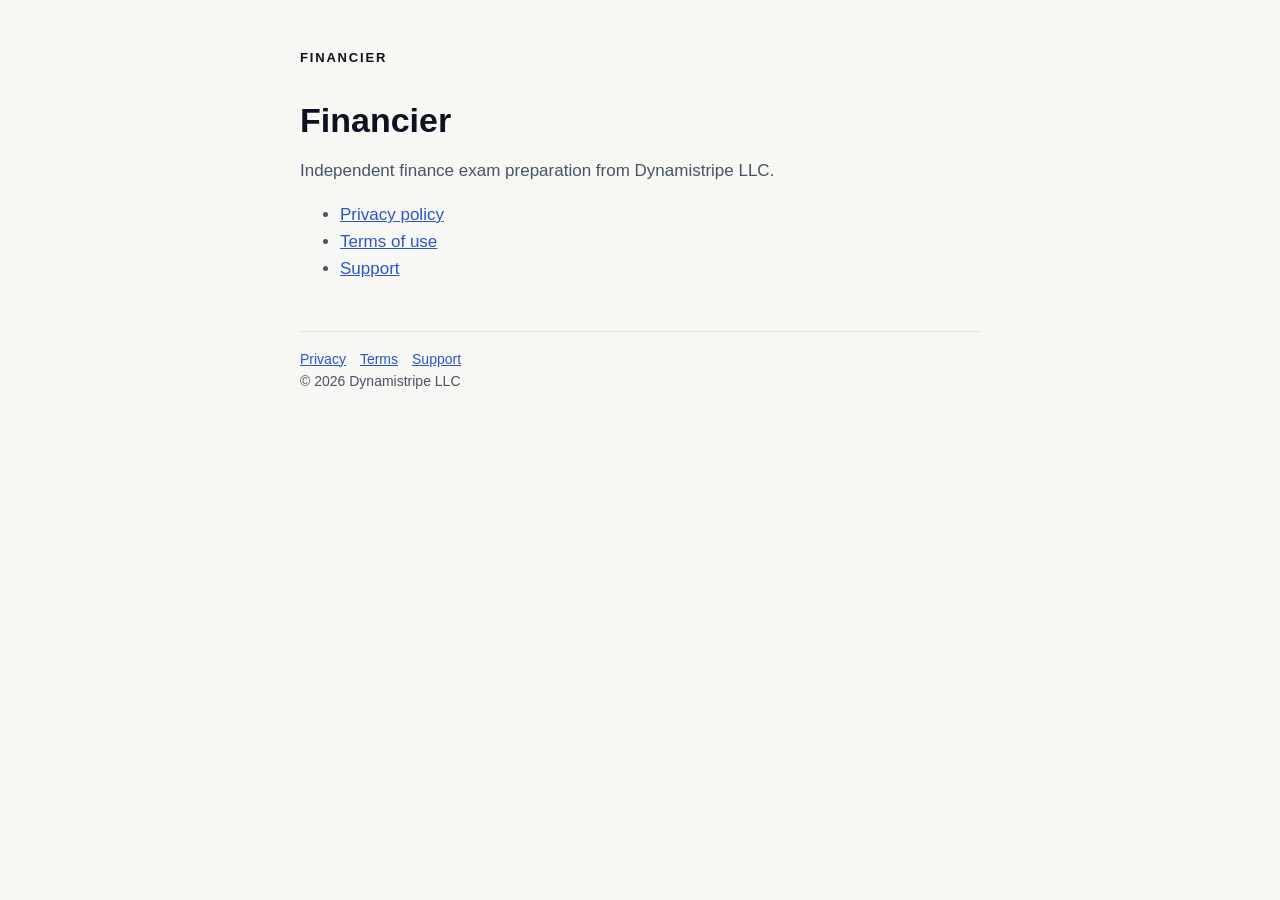
<file: index.html>
<!doctype html>
<html lang="en"><head><meta charset="utf-8"><meta name="viewport" content="width=device-width,initial-scale=1">
<title>Financier · Financier</title><link rel="stylesheet" href="style.css"></head>
<body><main><header><a href="./">FINANCIER</a></header>
<h1>Financier</h1>
<p>Independent finance exam preparation from Dynamistripe LLC.</p>
<ul>
<li><a href="privacy/">Privacy policy</a></li>
<li><a href="terms/">Terms of use</a></li>
<li><a href="support/">Support</a></li>
</ul>
<footer><a href="privacy/">Privacy</a><a href="terms/">Terms</a><a href="support/">Support</a><br>© 2026 Dynamistripe LLC</footer>
</main></body></html>
</file>
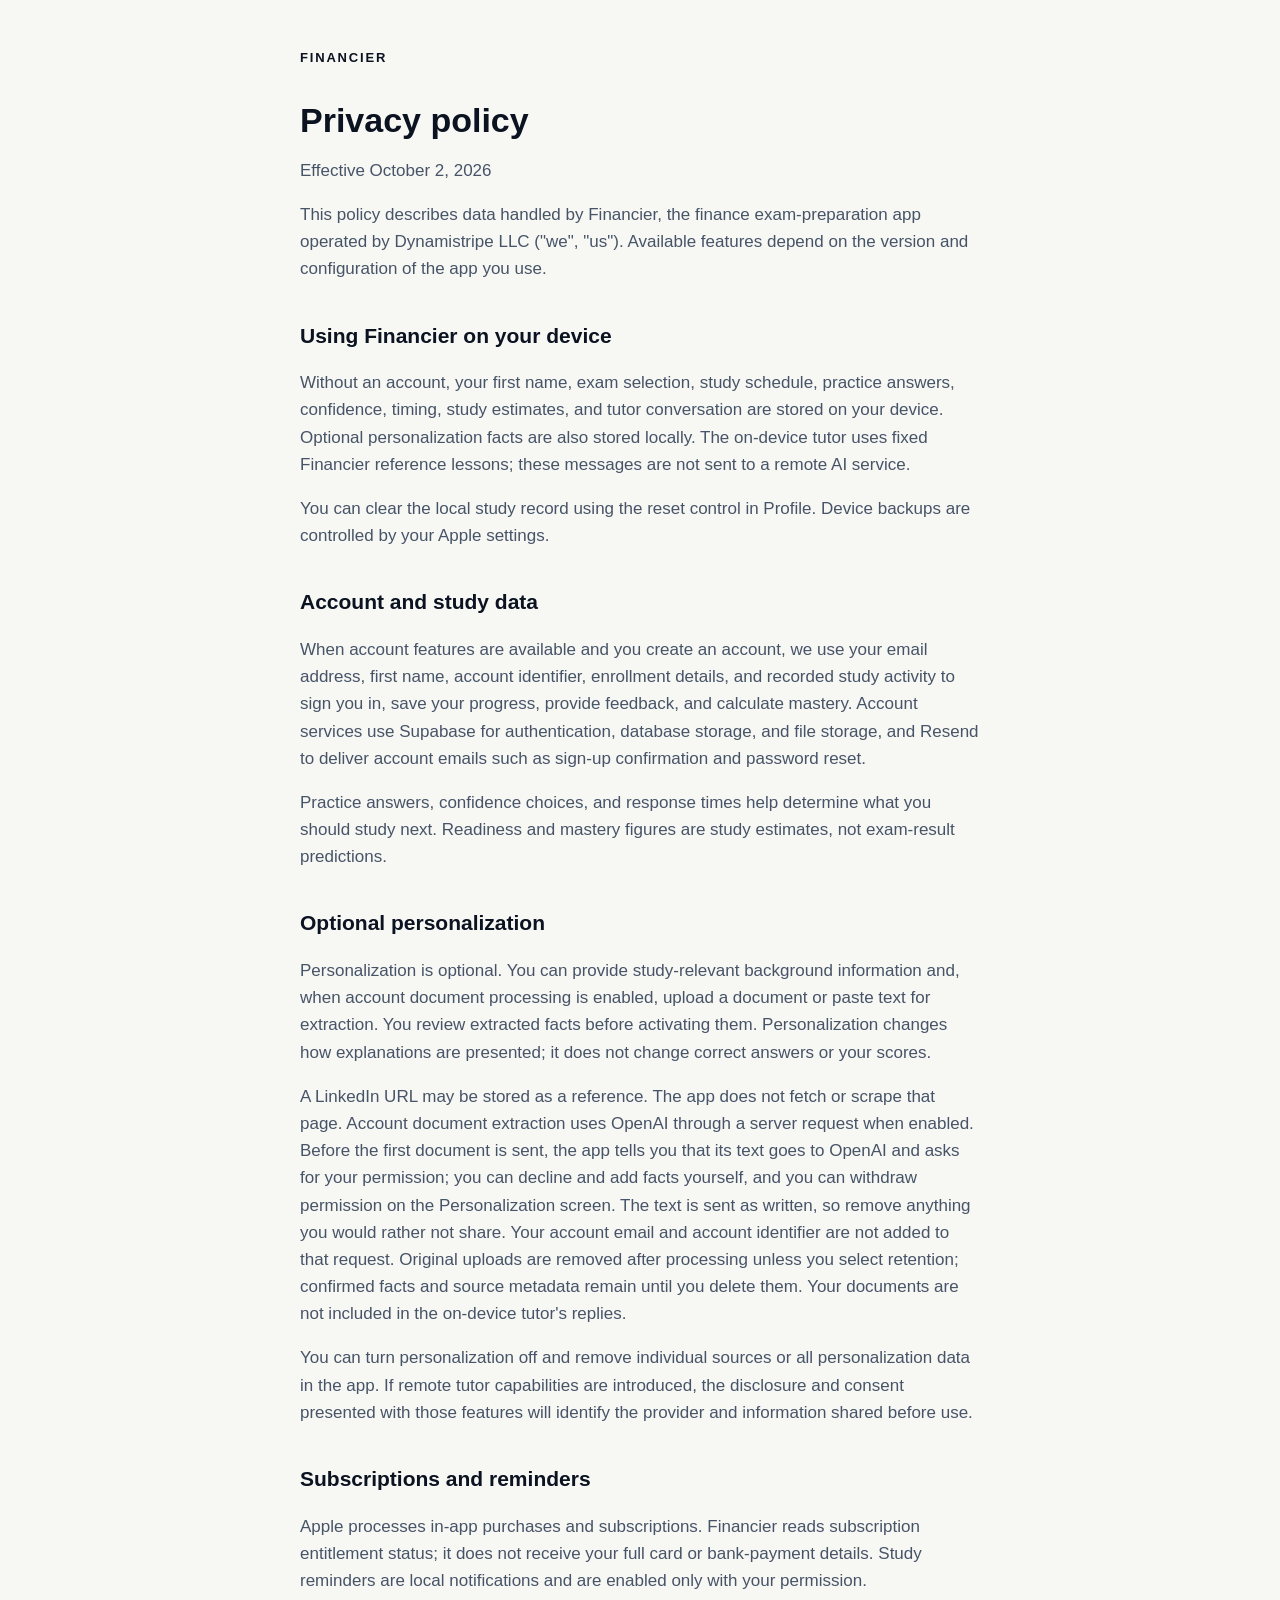
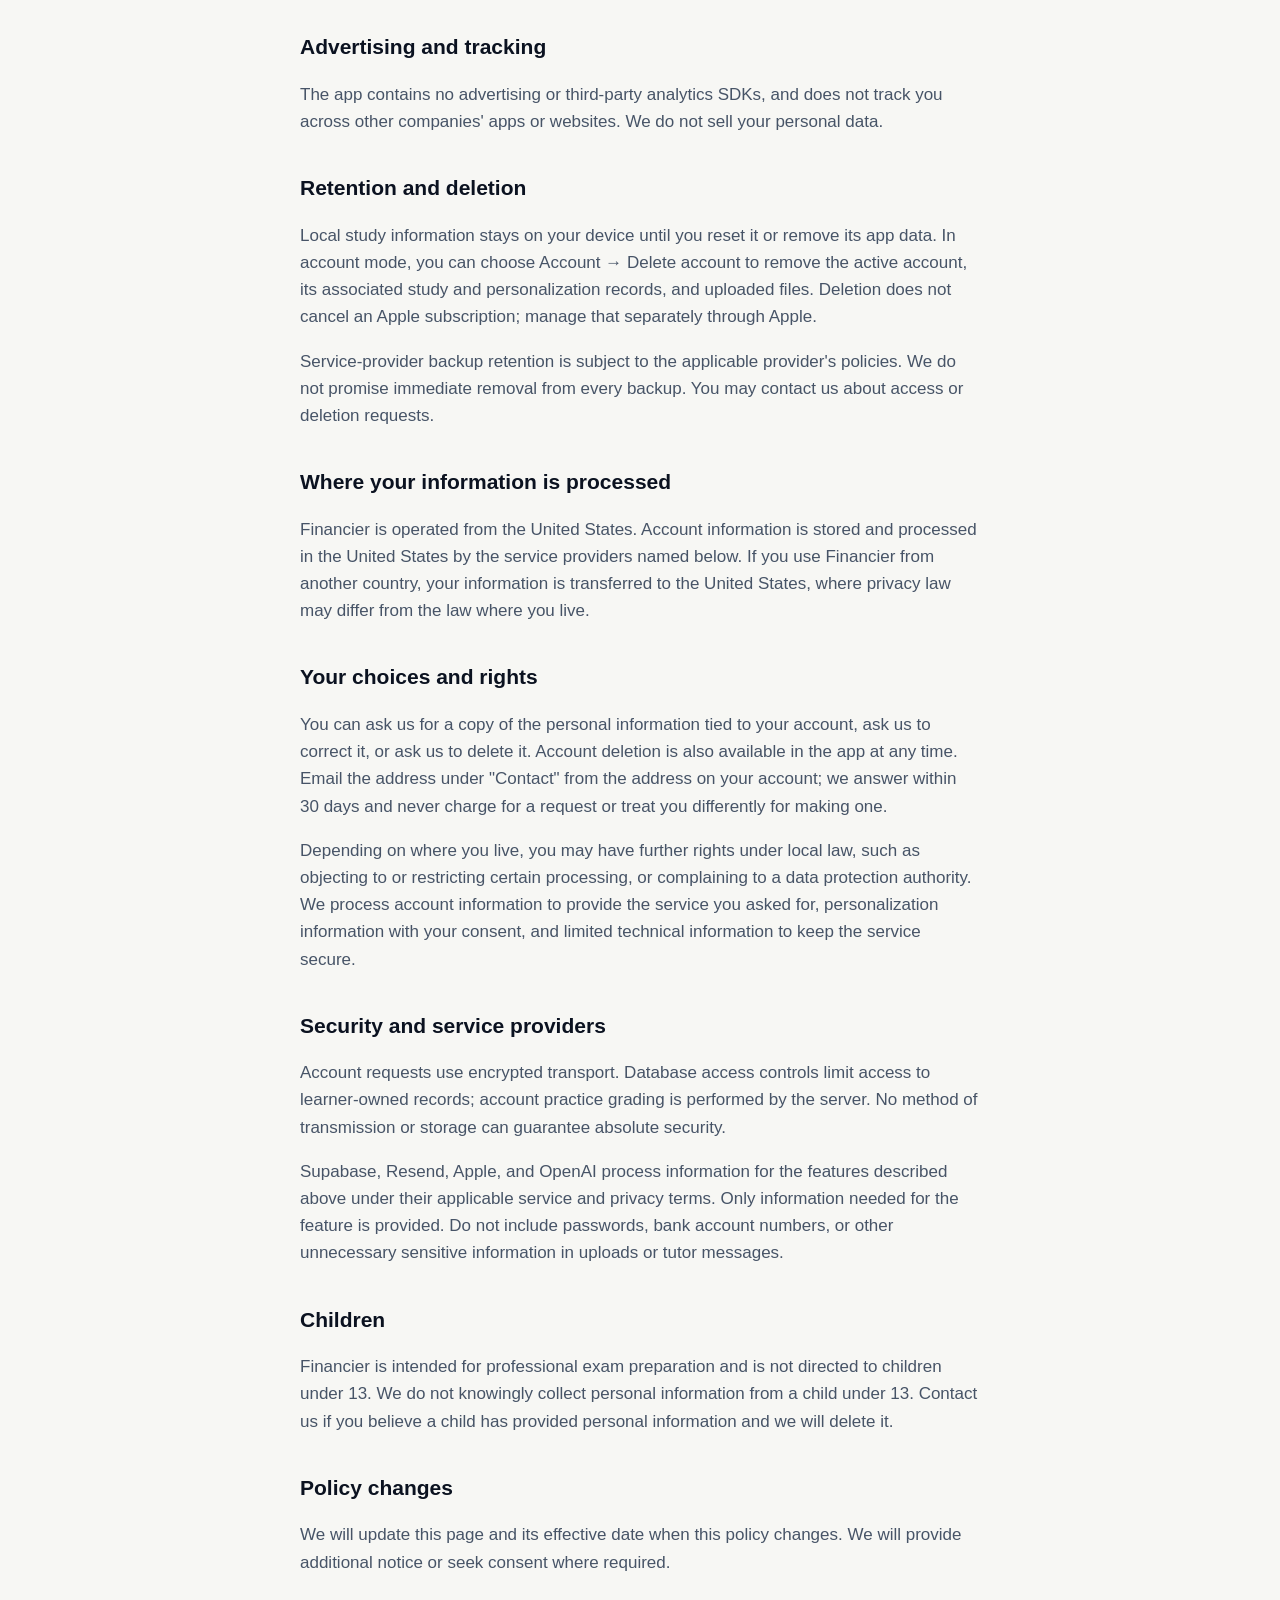
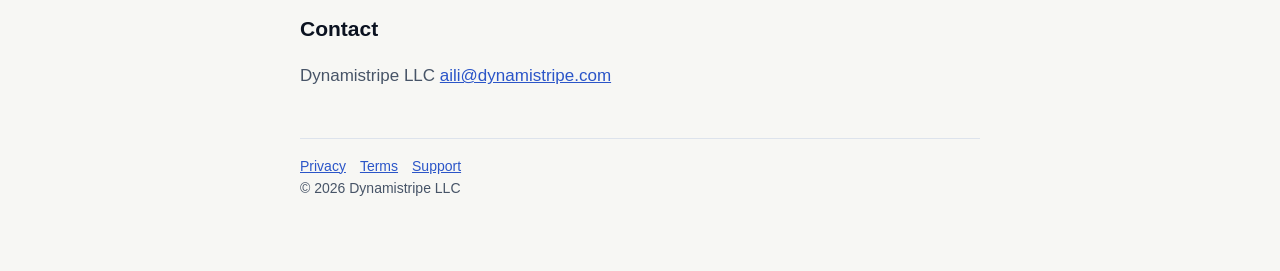
<file: privacy/index.html>
<!doctype html>
<html lang="en"><head><meta charset="utf-8"><meta name="viewport" content="width=device-width,initial-scale=1">
<title>Privacy policy · Financier</title><link rel="stylesheet" href="../style.css"></head>
<body><main><header><a href="../">FINANCIER</a></header>
<h1>Privacy policy</h1>
<p>Effective October 2, 2026</p>
<p>This policy describes data handled by Financier, the finance exam-preparation app
operated by Dynamistripe LLC ("we", "us"). Available features depend on the version and
configuration of the app you use.</p>
<h2>Using Financier on your device</h2>
<p>Without an account, your first name, exam selection, study schedule, practice answers,
confidence, timing, study estimates, and tutor conversation are stored on your device.
Optional personalization facts are also stored locally. The on-device tutor uses fixed
Financier reference lessons; these messages are not sent to a remote AI service.</p>
<p>You can clear the local study record using the reset control in Profile. Device backups
are controlled by your Apple settings.</p>
<h2>Account and study data</h2>
<p>When account features are available and you create an account, we use your email
address, first name, account identifier, enrollment details, and recorded study activity to sign you
in, save your progress, provide feedback, and calculate mastery. Account services use
Supabase for authentication, database storage, and file storage, and Resend to deliver
account emails such as sign-up confirmation and password reset.</p>
<p>Practice answers, confidence choices, and response times help determine what you should
study next. Readiness and mastery figures are study estimates, not exam-result
predictions.</p>
<h2>Optional personalization</h2>
<p>Personalization is optional. You can provide study-relevant background information and,
when account document processing is enabled, upload a document or paste text for
extraction. You review extracted facts before activating them. Personalization changes
how explanations are presented; it does not change correct answers or your scores.</p>
<p>A LinkedIn URL may be stored as a reference. The app does not fetch or scrape that page.
Account document extraction uses OpenAI through a server request when enabled. Before the
first document is sent, the app tells you that its text goes to OpenAI and asks for your
permission; you can decline and add facts yourself, and you can withdraw permission on the
Personalization screen. The text is sent as written, so remove anything you would rather
not share. Your account email and account identifier are not added to that request. Original
uploads are removed after processing unless you select retention; confirmed facts and
source metadata remain until you delete them. Your documents are not included in the
on-device tutor's replies.</p>
<p>You can turn personalization off and remove individual sources or all personalization
data in the app. If remote tutor capabilities are introduced, the disclosure and consent
presented with those features will identify the provider and information shared before
use.</p>
<h2>Subscriptions and reminders</h2>
<p>Apple processes in-app purchases and subscriptions. Financier reads subscription
entitlement status; it does not receive your full card or bank-payment details. Study
reminders are local notifications and are enabled only with your permission.</p>
<h2>Advertising and tracking</h2>
<p>The app contains no advertising or third-party analytics SDKs, and does not track you
across other companies' apps or websites. We do not sell your personal data.</p>
<h2>Retention and deletion</h2>
<p>Local study information stays on your device until you reset it or remove its app data.
In account mode, you can choose Account → Delete account to remove the active account,
its associated study and personalization records, and uploaded files. Deletion does not
cancel an Apple subscription; manage that separately through Apple.</p>
<p>Service-provider backup retention is subject to the applicable provider's policies. We
do not promise immediate removal from every backup. You may contact us about access or
deletion requests.</p>
<h2>Where your information is processed</h2>
<p>Financier is operated from the United States. Account information is stored
and processed in the United States by the service providers named below. If you
use Financier from another country, your information is transferred to the
United States, where privacy law may differ from the law where you live.</p>
<h2>Your choices and rights</h2>
<p>You can ask us for a copy of the personal information tied to your account, ask
us to correct it, or ask us to delete it. Account deletion is also available in
the app at any time. Email the address under "Contact" from the address on your
account; we answer within 30 days and never charge for a request or treat you
differently for making one.</p>
<p>Depending on where you live, you may have further rights under local law, such
as objecting to or restricting certain processing, or complaining to a data
protection authority. We process account information to provide the service
you asked for, personalization information with your consent, and limited
technical information to keep the service secure.</p>
<h2>Security and service providers</h2>
<p>Account requests use encrypted transport. Database access controls limit access to
learner-owned records; account practice grading is performed by the server. No method of
transmission or storage can guarantee absolute security.</p>
<p>Supabase, Resend, Apple, and OpenAI process information for the features described above under
their applicable service and privacy terms. Only information needed for the feature is
provided. Do not include passwords, bank account numbers, or other unnecessary sensitive
information in uploads or tutor messages.</p>
<h2>Children</h2>
<p>Financier is intended for professional exam preparation and is not directed to children
under 13. We do not knowingly collect personal information from a child under 13. Contact
us if you believe a child has provided personal information and we will delete it.</p>
<h2>Policy changes</h2>
<p>We will update this page and its effective date when this policy changes. We will
provide additional notice or seek consent where required.</p>
<h2>Contact</h2>
<p>Dynamistripe LLC <a href="mailto:aili@dynamistripe.com">aili@dynamistripe.com</a></p>
<footer><a href="../privacy/">Privacy</a><a href="../terms/">Terms</a><a href="../support/">Support</a><br>© 2026 Dynamistripe LLC</footer>
</main></body></html>
</file>
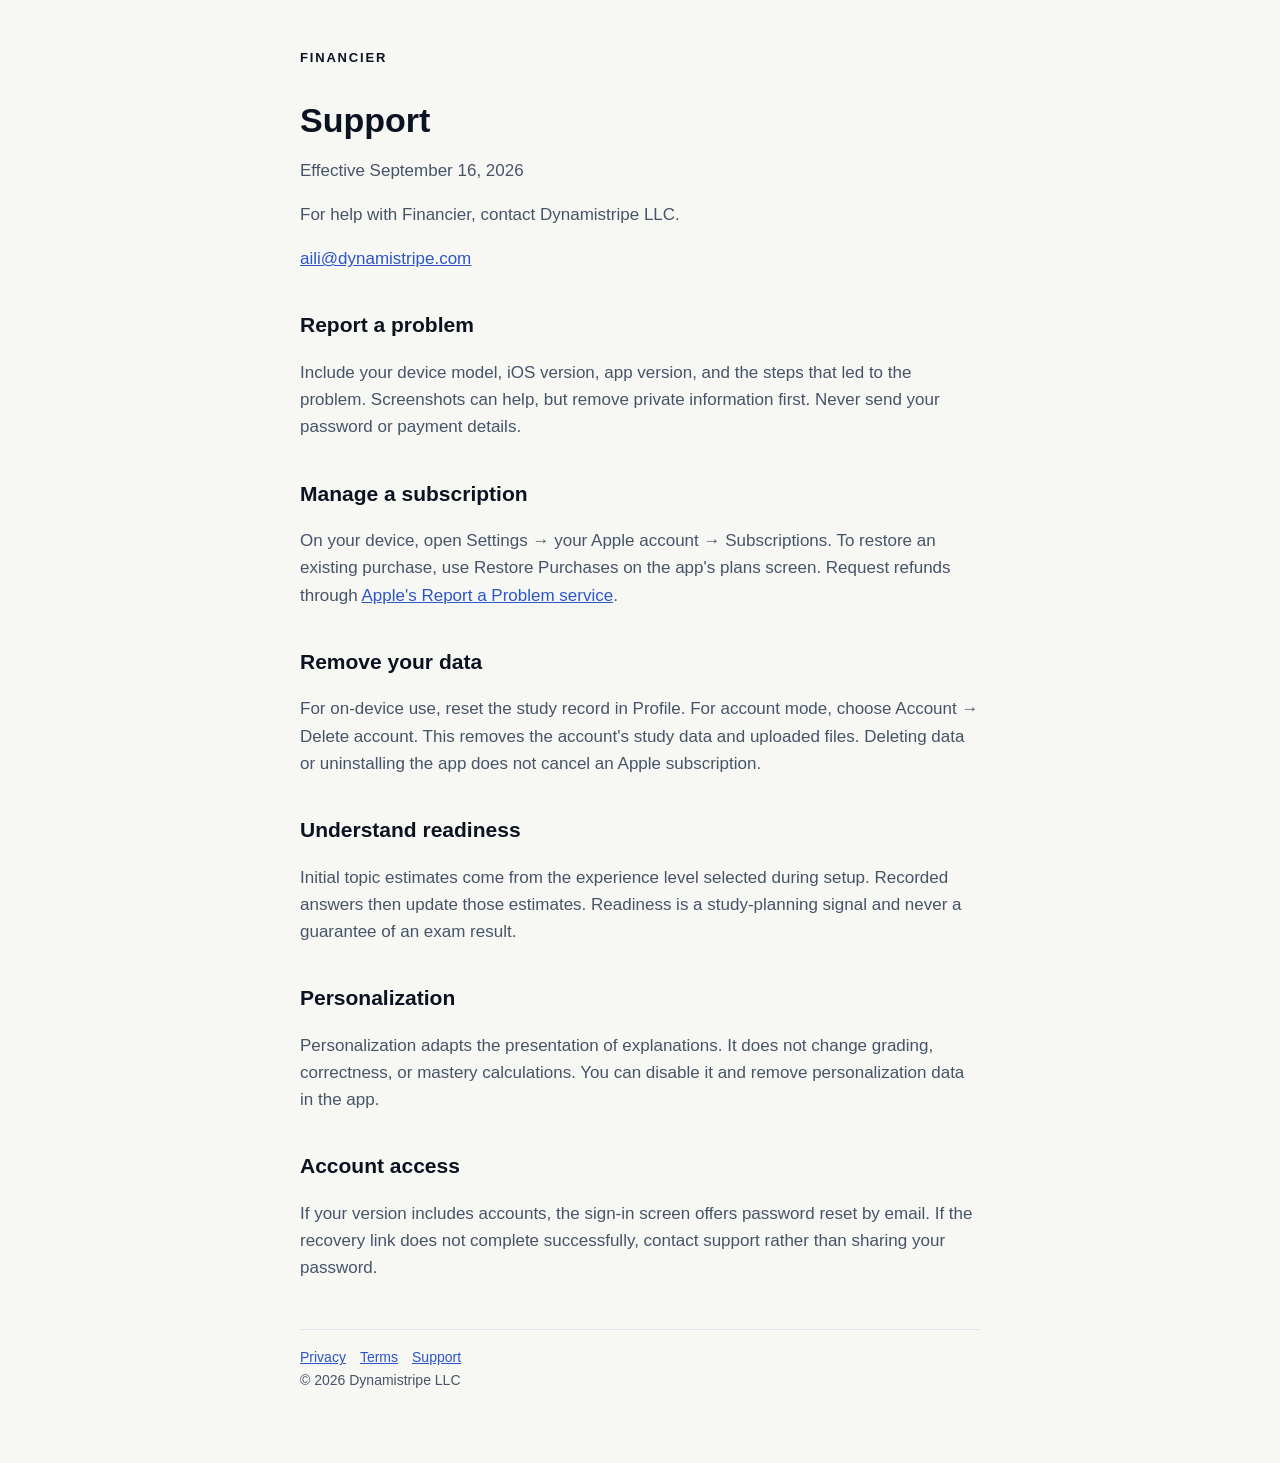
<file: support/index.html>
<!doctype html>
<html lang="en"><head><meta charset="utf-8"><meta name="viewport" content="width=device-width,initial-scale=1">
<title>Support · Financier</title><link rel="stylesheet" href="../style.css"></head>
<body><main><header><a href="../">FINANCIER</a></header>
<h1>Support</h1>
<p>Effective September 16, 2026</p>
<p>For help with Financier, contact Dynamistripe LLC.</p>
<p><a href="mailto:aili@dynamistripe.com">aili@dynamistripe.com</a></p>
<h2>Report a problem</h2>
<p>Include your device model, iOS version, app version, and the steps that led to the
problem. Screenshots can help, but remove private information first. Never send your
password or payment details.</p>
<h2>Manage a subscription</h2>
<p>On your device, open Settings → your Apple account → Subscriptions. To restore an
existing purchase, use Restore Purchases on the app's plans screen. Request refunds
through <a href="https://reportaproblem.apple.com/">Apple's Report a Problem service</a>.</p>
<h2>Remove your data</h2>
<p>For on-device use, reset the study record in Profile. For account mode, choose Account →
Delete account. This removes the account's study data and uploaded files. Deleting data
or uninstalling the app does not cancel an Apple subscription.</p>
<h2>Understand readiness</h2>
<p>Initial topic estimates come from the experience level selected during setup. Recorded
answers then update those estimates. Readiness is a study-planning signal and never a
guarantee of an exam result.</p>
<h2>Personalization</h2>
<p>Personalization adapts the presentation of explanations. It does not change grading,
correctness, or mastery calculations. You can disable it and remove personalization data
in the app.</p>
<h2>Account access</h2>
<p>If your version includes accounts, the sign-in screen offers password reset by email. If
the recovery link does not complete successfully, contact support rather than sharing
your password.</p>
<footer><a href="../privacy/">Privacy</a><a href="../terms/">Terms</a><a href="../support/">Support</a><br>© 2026 Dynamistripe LLC</footer>
</main></body></html>
</file>
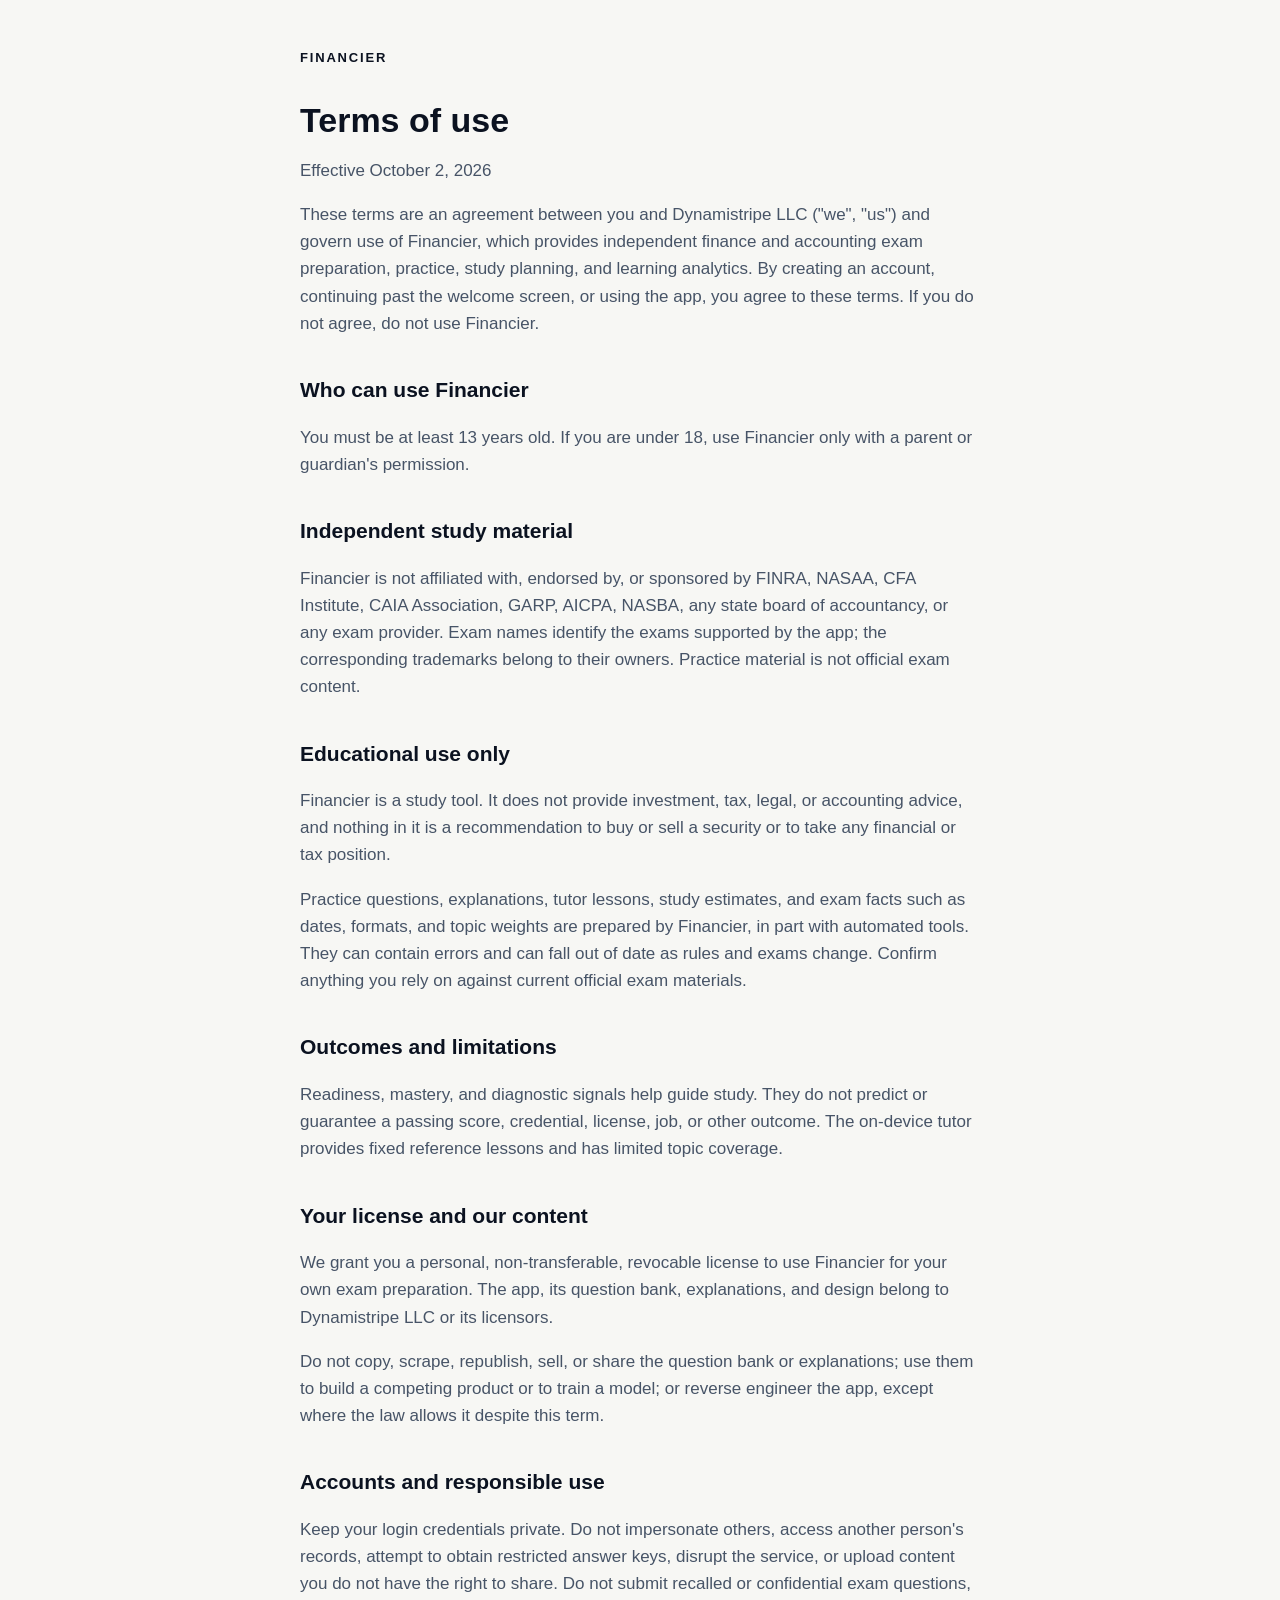
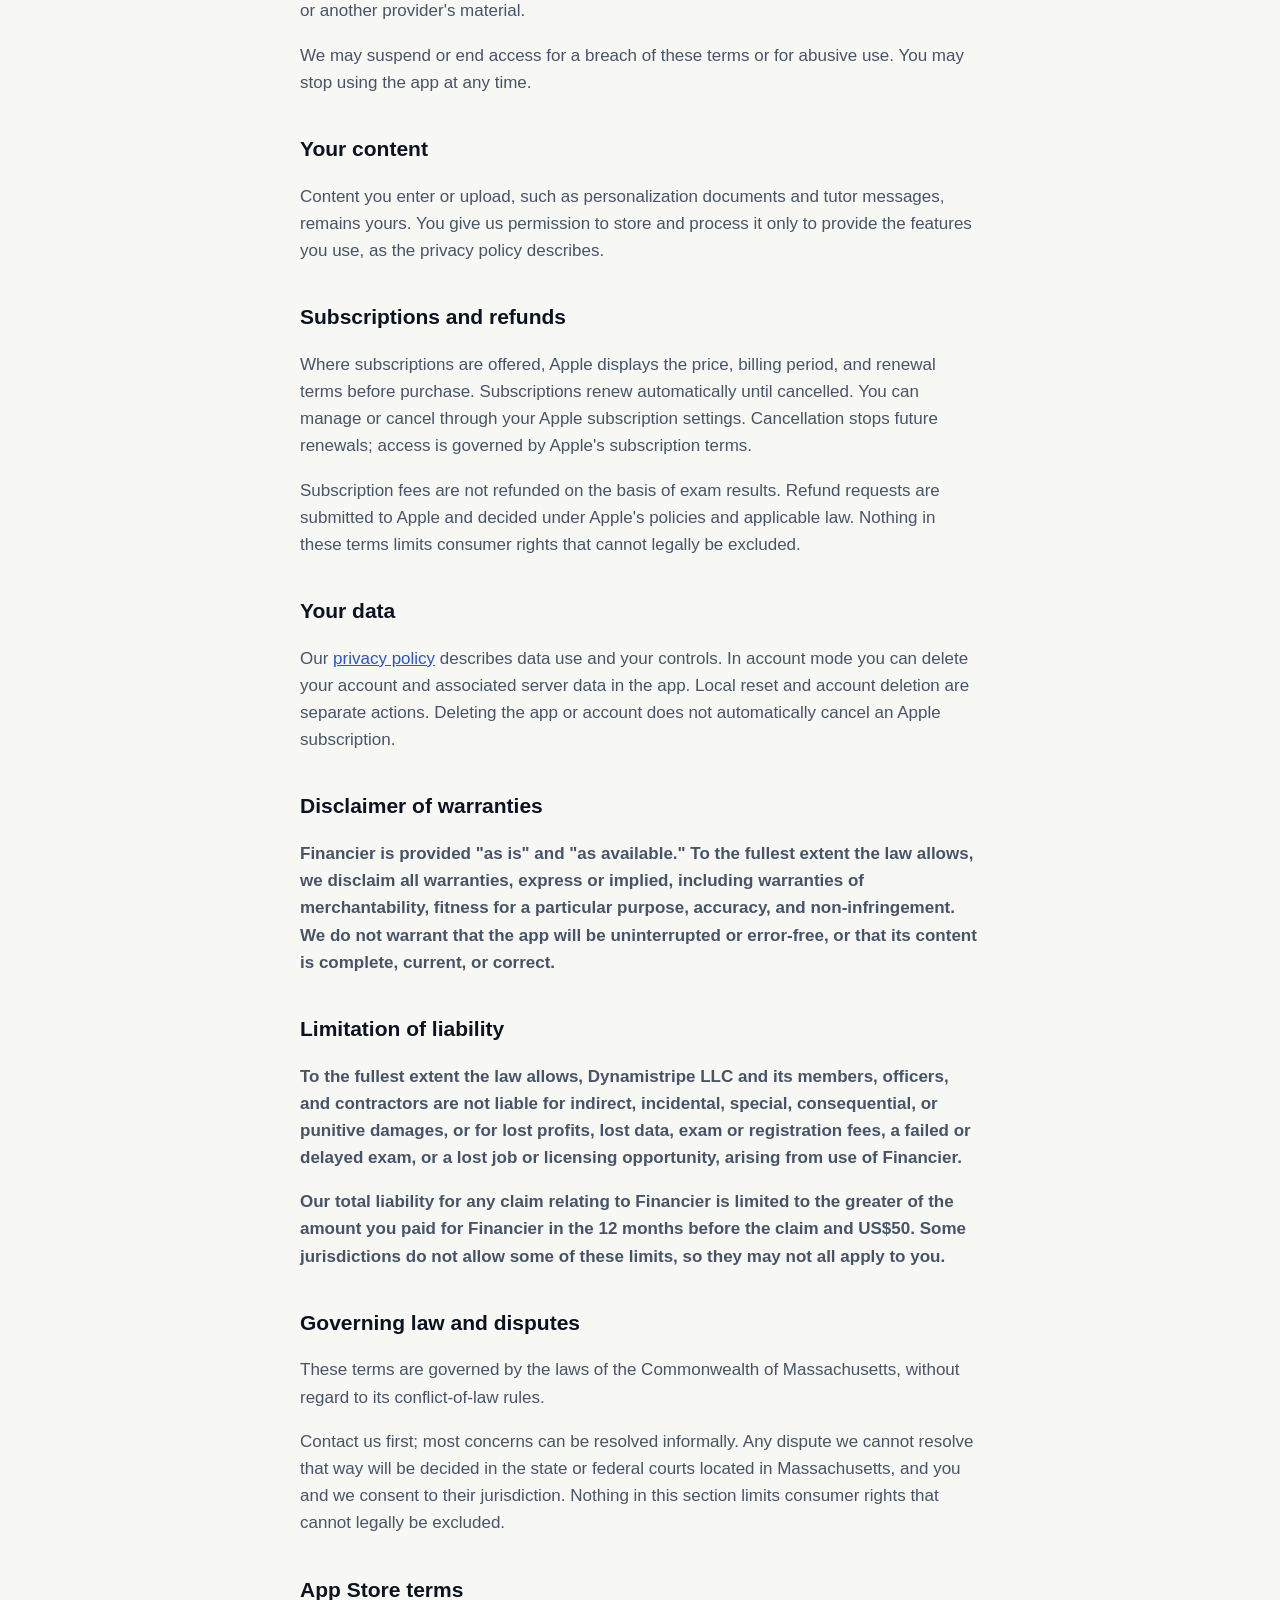
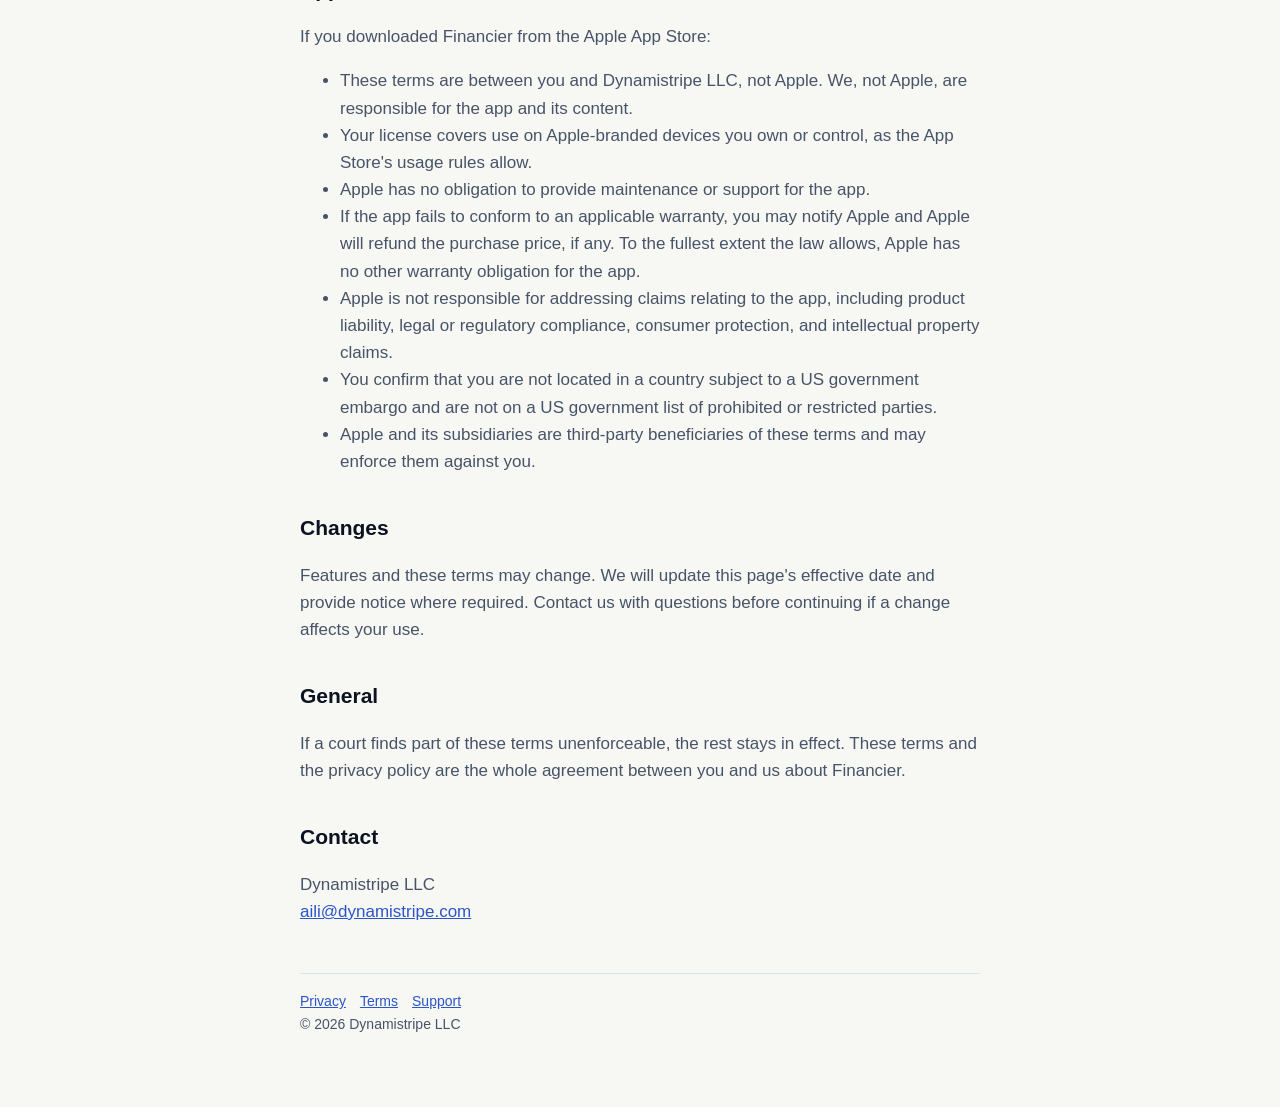
<file: terms/index.html>
<!doctype html>
<html lang="en"><head><meta charset="utf-8"><meta name="viewport" content="width=device-width,initial-scale=1">
<title>Terms of use · Financier</title><link rel="stylesheet" href="../style.css"></head>
<body><main><header><a href="../">FINANCIER</a></header>
<h1>Terms of use</h1>
<p>Effective October 2, 2026</p>
<p>These terms are an agreement between you and Dynamistripe LLC ("we", "us") and
govern use of Financier, which provides independent finance and accounting exam
preparation, practice, study planning, and learning analytics. By creating an
account, continuing past the welcome screen, or using the app, you agree to
these terms. If you do not agree, do not use Financier.</p>
<h2>Who can use Financier</h2>
<p>You must be at least 13 years old. If you are under 18, use Financier only with
a parent or guardian's permission.</p>
<h2>Independent study material</h2>
<p>Financier is not affiliated with, endorsed by, or sponsored by FINRA, NASAA, CFA
Institute, CAIA Association, GARP, AICPA, NASBA, any state board of accountancy,
or any exam provider. Exam names identify the exams supported by the app; the
corresponding trademarks belong to their owners. Practice material is not
official exam content.</p>
<h2>Educational use only</h2>
<p>Financier is a study tool. It does not provide investment, tax, legal, or
accounting advice, and nothing in it is a recommendation to buy or sell a
security or to take any financial or tax position.</p>
<p>Practice questions, explanations, tutor lessons, study estimates, and exam facts
such as dates, formats, and topic weights are prepared by Financier, in part
with automated tools. They can contain errors and can fall out of date as rules
and exams change. Confirm anything you rely on against current official exam
materials.</p>
<h2>Outcomes and limitations</h2>
<p>Readiness, mastery, and diagnostic signals help guide study. They do not predict
or guarantee a passing score, credential, license, job, or other outcome. The
on-device tutor provides fixed reference lessons and has limited topic coverage.</p>
<h2>Your license and our content</h2>
<p>We grant you a personal, non-transferable, revocable license to use Financier
for your own exam preparation. The app, its question bank, explanations, and
design belong to Dynamistripe LLC or its licensors.</p>
<p>Do not copy, scrape, republish, sell, or share the question bank or
explanations; use them to build a competing product or to train a model; or
reverse engineer the app, except where the law allows it despite this term.</p>
<h2>Accounts and responsible use</h2>
<p>Keep your login credentials private. Do not impersonate others, access another
person's records, attempt to obtain restricted answer keys, disrupt the service,
or upload content you do not have the right to share. Do not submit recalled or
confidential exam questions, or another provider's material.</p>
<p>We may suspend or end access for a breach of these terms or for abusive use.
You may stop using the app at any time.</p>
<h2>Your content</h2>
<p>Content you enter or upload, such as personalization documents and tutor
messages, remains yours. You give us permission to store and process it only to
provide the features you use, as the privacy policy describes.</p>
<h2>Subscriptions and refunds</h2>
<p>Where subscriptions are offered, Apple displays the price, billing period, and
renewal terms before purchase. Subscriptions renew automatically until
cancelled. You can manage or cancel through your Apple subscription settings.
Cancellation stops future renewals; access is governed by Apple's subscription
terms.</p>
<p>Subscription fees are not refunded on the basis of exam results. Refund requests
are submitted to Apple and decided under Apple's policies and applicable law.
Nothing in these terms limits consumer rights that cannot legally be excluded.</p>
<h2>Your data</h2>
<p>Our <a href="../privacy/">privacy policy</a> describes data use and your controls. In
account mode you can delete your account and associated server data in the app.
Local reset and account deletion are separate actions. Deleting the app or
account does not automatically cancel an Apple subscription.</p>
<h2>Disclaimer of warranties</h2>
<p><strong>Financier is provided "as is" and "as available." To the fullest extent the law
allows, we disclaim all warranties, express or implied, including warranties of
merchantability, fitness for a particular purpose, accuracy, and
non-infringement. We do not warrant that the app will be uninterrupted or
error-free, or that its content is complete, current, or correct.</strong></p>
<h2>Limitation of liability</h2>
<p><strong>To the fullest extent the law allows, Dynamistripe LLC and its members,
officers, and contractors are not liable for indirect, incidental, special,
consequential, or punitive damages, or for lost profits, lost data, exam or
registration fees, a failed or delayed exam, or a lost job or licensing
opportunity, arising from use of Financier.</strong></p>
<p><strong>Our total liability for any claim relating to Financier is limited to the
greater of the amount you paid for Financier in the 12 months before the claim
and US$50. Some jurisdictions do not allow some of these limits, so they may not
all apply to you.</strong></p>
<h2>Governing law and disputes</h2>
<p>These terms are governed by the laws of the Commonwealth of Massachusetts,
without regard to its conflict-of-law rules.</p>
<p>Contact us first; most concerns can be resolved informally. Any dispute we cannot
resolve that way will be decided in the state or federal courts located in
Massachusetts, and you and we consent to their jurisdiction. Nothing in this
section limits consumer rights that cannot legally be excluded.</p>
<h2>App Store terms</h2>
<p>If you downloaded Financier from the Apple App Store:</p>
<ul>
<li>These terms are between you and Dynamistripe LLC, not Apple. We, not Apple, are responsible for the app and its content.</li>
<li>Your license covers use on Apple-branded devices you own or control, as the App Store's usage rules allow.</li>
<li>Apple has no obligation to provide maintenance or support for the app.</li>
<li>If the app fails to conform to an applicable warranty, you may notify Apple and Apple will refund the purchase price, if any. To the fullest extent the law allows, Apple has no other warranty obligation for the app.</li>
<li>Apple is not responsible for addressing claims relating to the app, including product liability, legal or regulatory compliance, consumer protection, and intellectual property claims.</li>
<li>You confirm that you are not located in a country subject to a US government embargo and are not on a US government list of prohibited or restricted parties.</li>
<li>Apple and its subsidiaries are third-party beneficiaries of these terms and may enforce them against you.</li>
</ul>
<h2>Changes</h2>
<p>Features and these terms may change. We will update this page's effective date
and provide notice where required. Contact us with questions before continuing
if a change affects your use.</p>
<h2>General</h2>
<p>If a court finds part of these terms unenforceable, the rest stays in effect.
These terms and the privacy policy are the whole agreement between you and us
about Financier.</p>
<h2>Contact</h2>
<p>Dynamistripe LLC<br>
<a href="mailto:aili@dynamistripe.com">aili@dynamistripe.com</a></p>
<footer><a href="../privacy/">Privacy</a><a href="../terms/">Terms</a><a href="../support/">Support</a><br>© 2026 Dynamistripe LLC</footer>
</main></body></html>
</file>
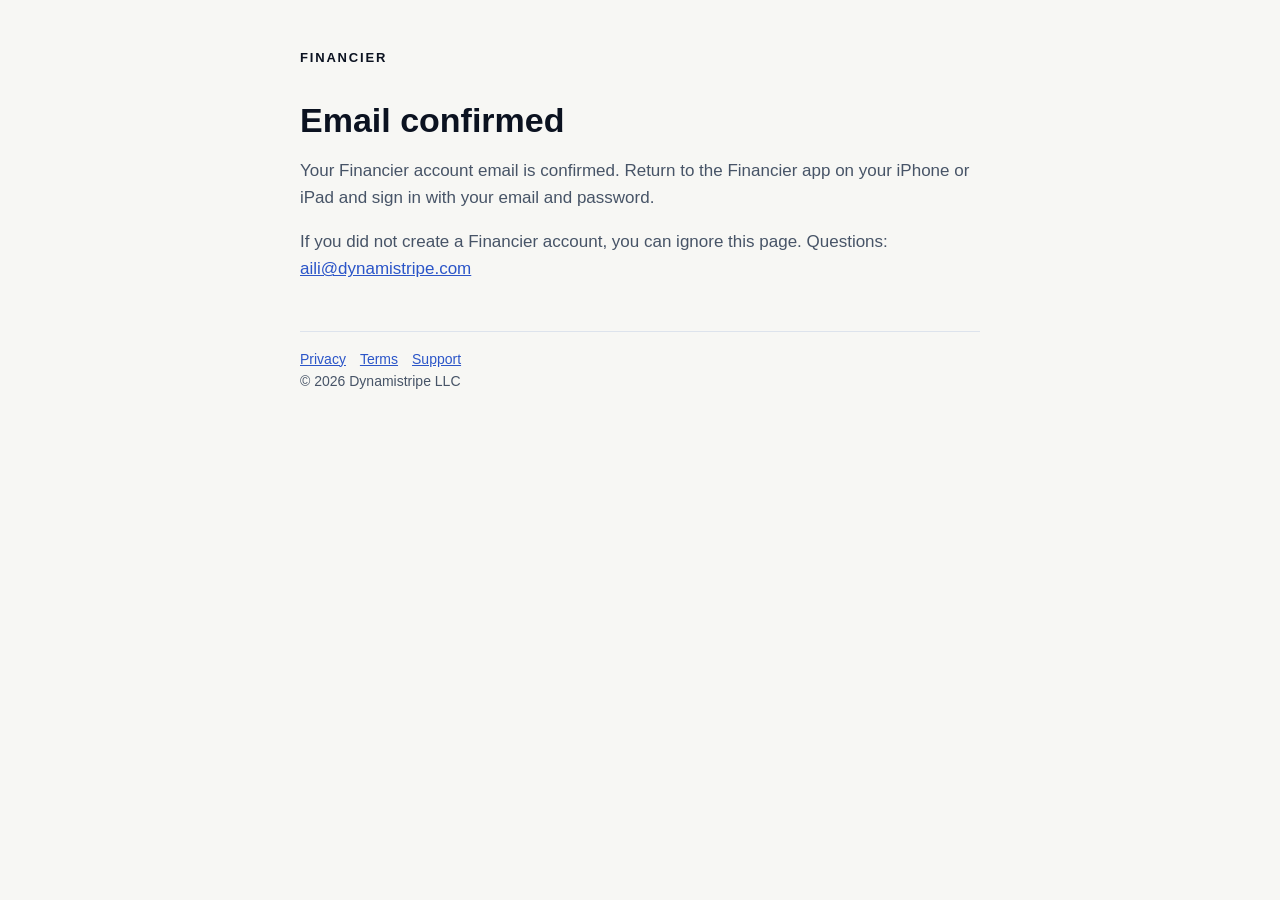
<file: auth/confirmed/index.html>
<!doctype html>
<html lang="en"><head><meta charset="utf-8"><meta name="viewport" content="width=device-width,initial-scale=1">
<title>Email confirmed · Financier</title><link rel="stylesheet" href="../../style.css"></head>
<body><main><header><a href="../../">FINANCIER</a></header>
<h1>Email confirmed</h1>
<p>Your Financier account email is confirmed. Return to the Financier app on your iPhone or iPad and sign in with your email and password.</p>
<p>If you did not create a Financier account, you can ignore this page. Questions: <a href="mailto:aili@dynamistripe.com">aili@dynamistripe.com</a></p>
<footer><a href="../../privacy/">Privacy</a><a href="../../terms/">Terms</a><a href="../../support/">Support</a><br>© 2026 Dynamistripe LLC</footer>
</main></body></html>
</file>
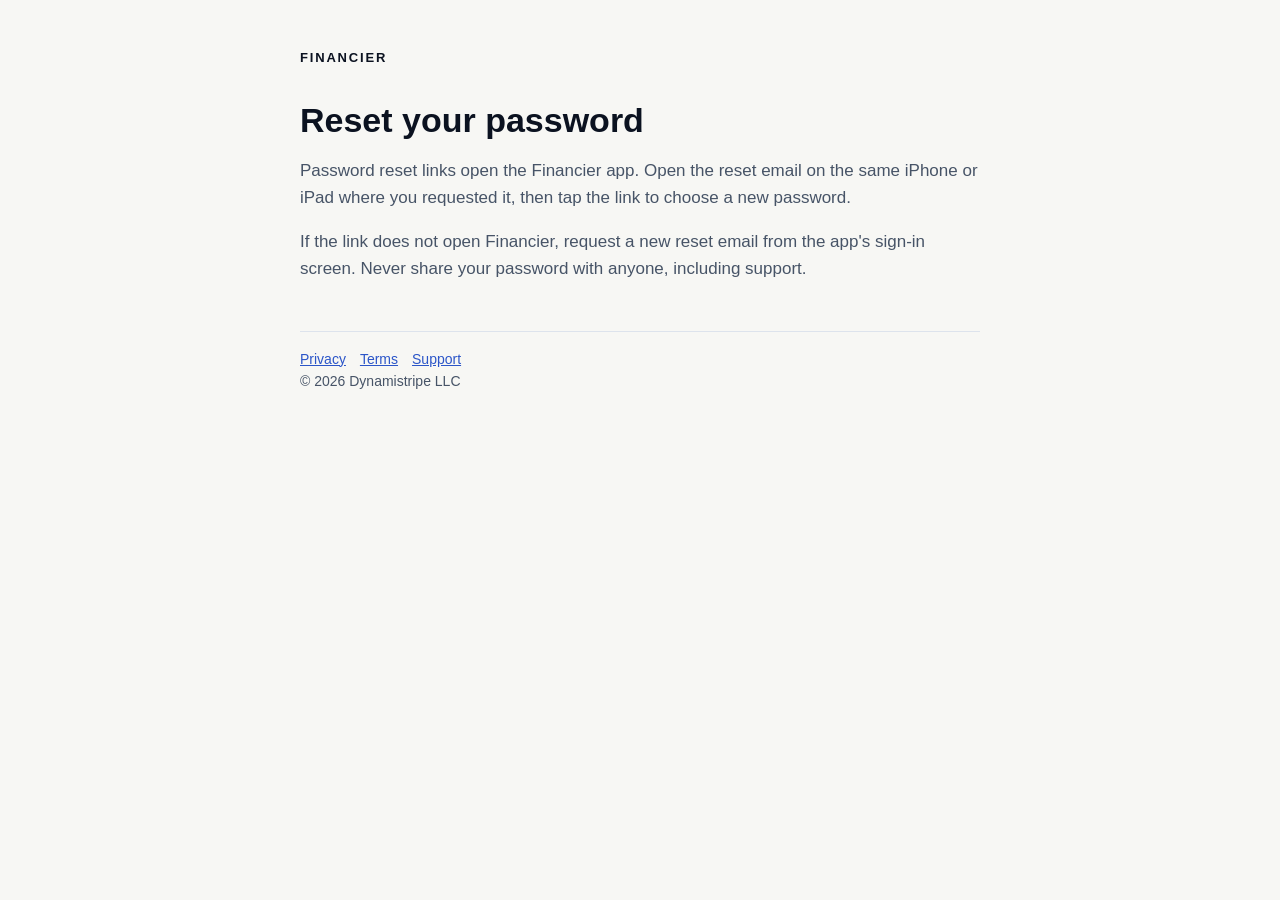
<file: auth/reset/index.html>
<!doctype html>
<html lang="en"><head><meta charset="utf-8"><meta name="viewport" content="width=device-width,initial-scale=1">
<title>Reset your password · Financier</title><link rel="stylesheet" href="../../style.css"></head>
<body><main><header><a href="../../">FINANCIER</a></header>
<h1>Reset your password</h1>
<p>Password reset links open the Financier app. Open the reset email on the same iPhone or iPad where you requested it, then tap the link to choose a new password.</p>
<p>If the link does not open Financier, request a new reset email from the app's sign-in screen. Never share your password with anyone, including support.</p>
<footer><a href="../../privacy/">Privacy</a><a href="../../terms/">Terms</a><a href="../../support/">Support</a><br>© 2026 Dynamistripe LLC</footer>
</main></body></html>
</file>
<file: style.css>
:root{--bg:#F7F7F4;--ink:#0B1220;--muted:#475467;--rule:#DDE3EC;--link:#2B55C8}
@media (prefers-color-scheme:dark){:root{--bg:#101315;--ink:#F2F5FA;--muted:#B3BECD;--rule:#2A313D;--link:#8FACFF}}
*{box-sizing:border-box}body{margin:0;background:var(--bg);color:var(--ink);font:17px/1.6 -apple-system,BlinkMacSystemFont,"Helvetica Neue",Arial,sans-serif;padding:0 20px}
main{max-width:680px;margin:0 auto;padding-block:48px 72px}
header{display:flex;gap:10px;align-items:center;margin-bottom:32px;font-weight:700;letter-spacing:.14em;font-size:13px}
header a{color:var(--ink);text-decoration:none}
h1{font-size:34px;line-height:1.15;margin:0 0 8px}h2{font-size:21px;margin:36px 0 8px}
p,li{color:var(--muted)}a{color:var(--link)}footer{margin-top:48px;padding-top:16px;border-top:1px solid var(--rule);font-size:14px;color:var(--muted)}
footer a{margin-right:14px}
</file>
